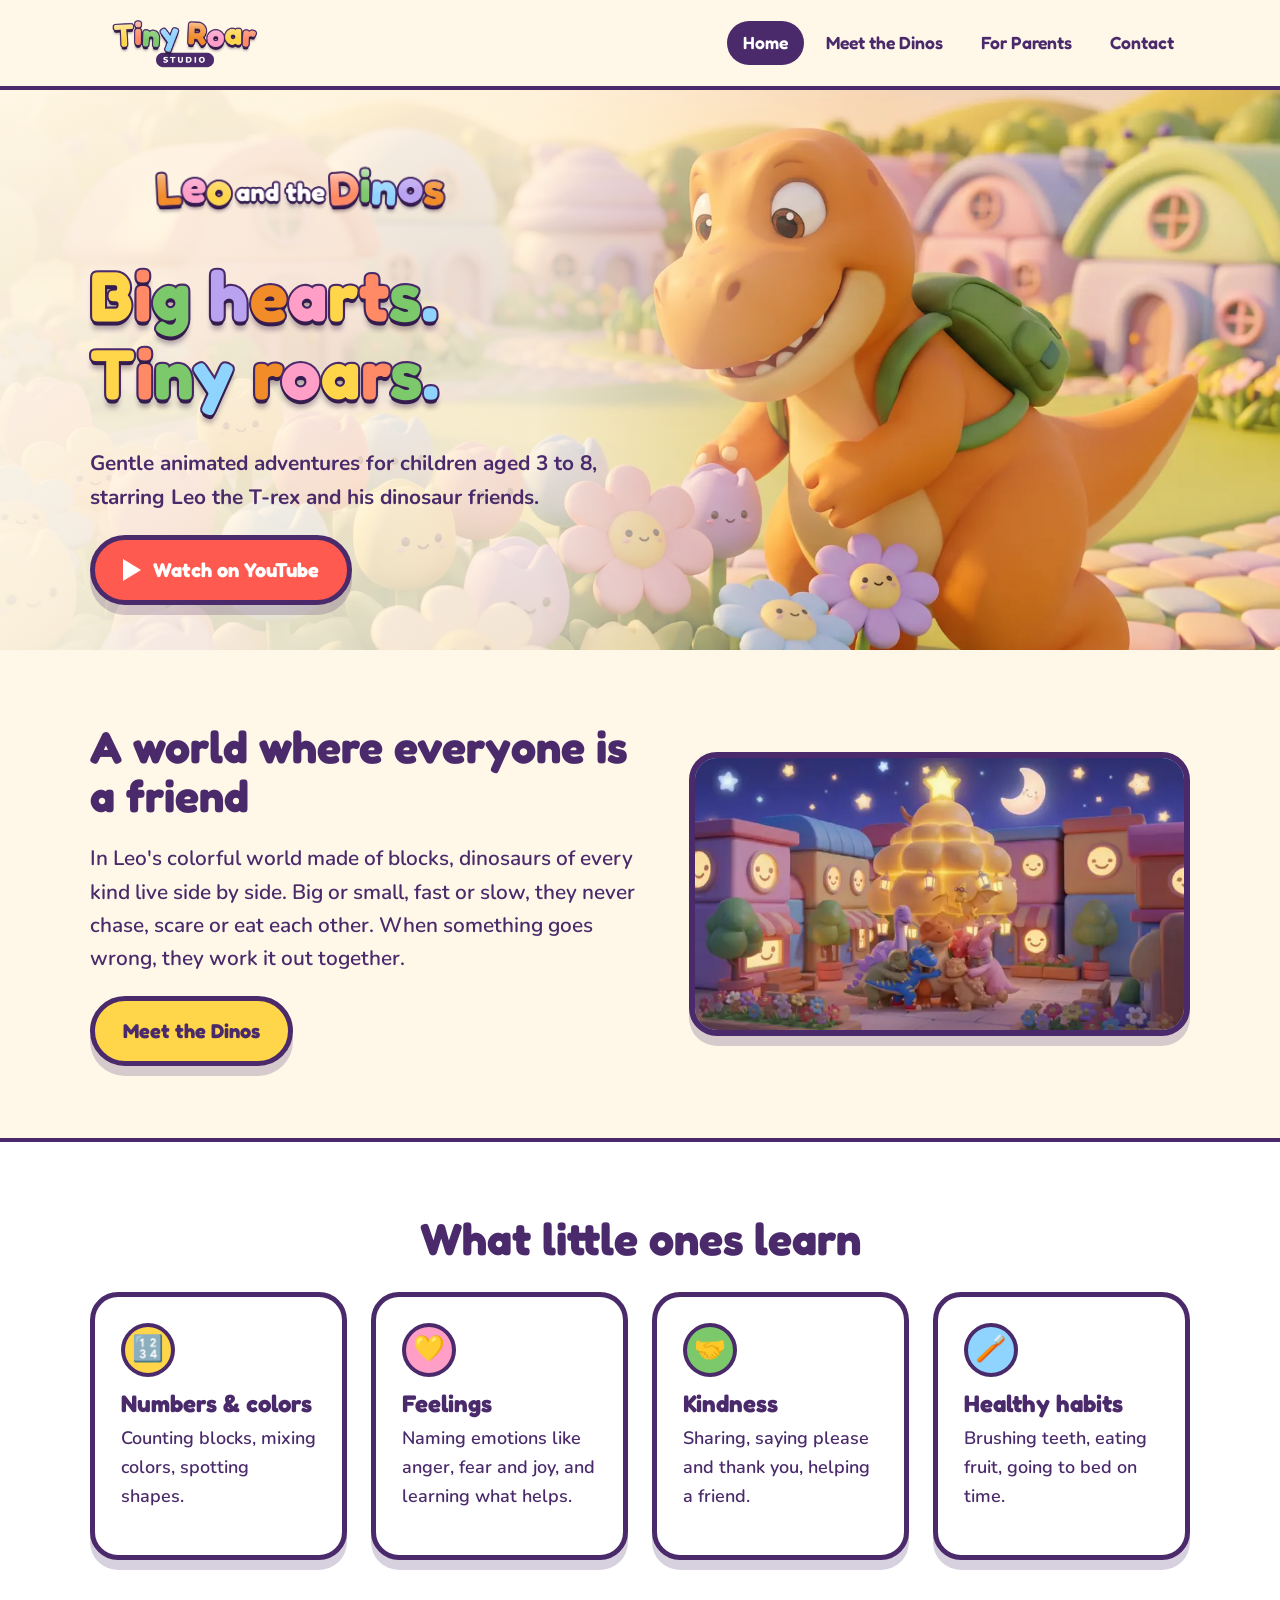
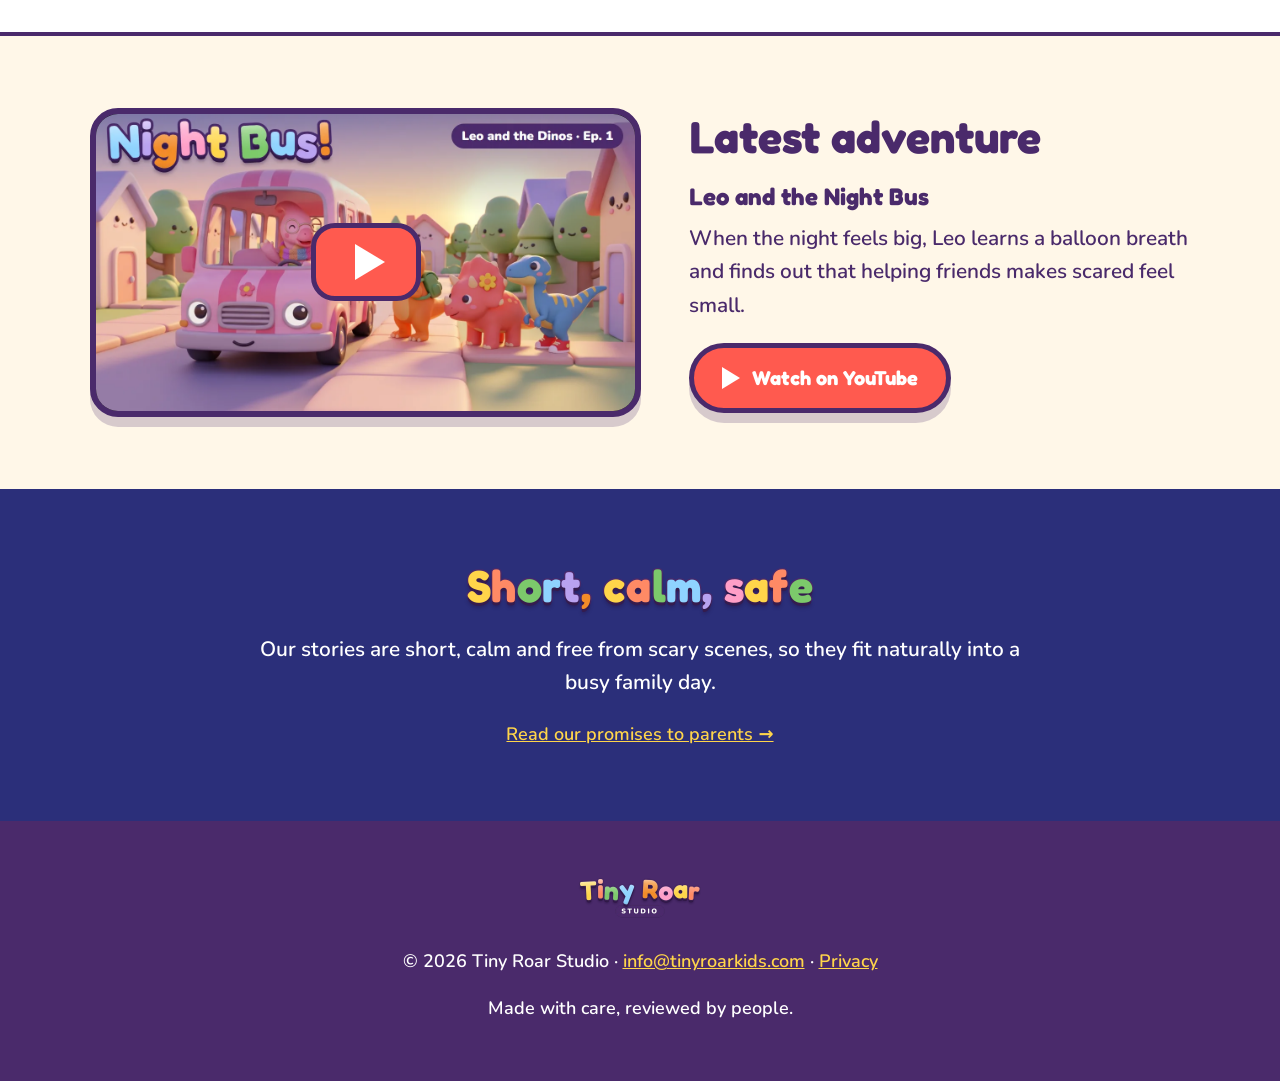
<file: index.html>
<!doctype html>
<html lang="en">
<head>
<meta charset="utf-8">
<meta name="viewport" content="width=device-width, initial-scale=1">
<title>Tiny Roar Studio – Leo and the Dinos</title>
<meta name="description" content="Calm dinosaur stories for kids aged 3–8. Leo the T-Rex and his dino friends learn colors, numbers and friendship in a little world of blocks.">
<meta property="og:title" content="Tiny Roar Studio – Leo and the Dinos">
<meta property="og:description" content="Calm dinosaur stories for kids aged 3–8. Leo the T-Rex and his dino friends learn colors, numbers and friendship in a little world of blocks.">
<link rel="canonical" href="https://tinyroarkids.com/">
<meta property="og:url" content="https://tinyroarkids.com/">
<meta property="og:image" content="https://tinyroarkids.com/assets/img/og_image.jpg">
<meta property="og:type" content="website">
<meta name="theme-color" content="#4A2A6B">
<link rel="icon" href="assets/img/icon-32.png" sizes="32x32">
<link rel="apple-touch-icon" href="assets/img/icon-192.png">
<link rel="preload" href="assets/fonts/Fredoka.ttf" as="font" type="font/ttf" crossorigin>
<link rel="stylesheet" href="assets/css/style.css">
<script src="assets/js/main.js" defer></script>
</head>
<body>
<a class="skip" href="#main">Skip to content</a>
<header class="site-header">
  <div class="wrap">
    <a class="brand" href="index.html" aria-label="Tiny Roar Studio – home"><picture><source srcset="assets/img/logo.webp" type="image/webp"><img src="assets/img/logo.png" alt="Tiny Roar Studio" width="640" height="288"></picture></a>
    <button class="nav-toggle" aria-expanded="false" aria-controls="nav">Menu</button>
    <nav class="nav" id="nav" aria-label="Main"><ul>
      <li><a href="index.html" aria-current="page">Home</a></li>
      <li><a href="characters.html">Meet the Dinos</a></li>
      <li><a href="parents.html">For Parents</a></li>
      <li><a href="contact.html">Contact</a></li>
    </ul></nav>
  </div>
</header>
<main id="main">

<section class="hero">
  <div class="wrap"><div class="hero-box">
    <img class="series" src="assets/img/logo_leo_and_the_dinos.webp" alt="Leo and the Dinos" width="900" height="225">
    <h1><span class="toy"><span class="c1">B</span><span class="c2">i</span><span class="c3">g</span> <span class="c5">h</span><span class="c6">e</span><span class="c7">a</span><span class="c1">r</span><span class="c2">t</span><span class="c3">s</span><span class="c4">.</span></span><br><span class="toy"><span class="c1">T</span><span class="c2">i</span><span class="c3">n</span><span class="c4">y</span> <span class="c6">r</span><span class="c7">o</span><span class="c1">a</span><span class="c2">r</span><span class="c3">s</span><span class="c4">.</span></span></h1>
    <p>Gentle animated adventures for children aged 3 to 8, starring Leo the T-rex and his dinosaur friends.</p>
    <a class="btn btn-yt" href="https://www.youtube.com/@leoandthedinos" target="_blank" rel="noopener">Watch on YouTube</a>
  </div></div>
</section>
<section class="section">
  <div class="wrap split">
    <div><h2>A world where everyone is a friend</h2>
      <p class="lead">In Leo's colorful world made of blocks, dinosaurs of every kind live side by side. Big or small, fast or slow, they never chase, scare or eat each other. When something goes wrong, they work it out together.</p>
      <a class="btn btn-soft" href="characters.html">Meet the Dinos</a></div>
    <div class="frame"><img class="loop-anim" src="assets/img/loops/friendship_tree.webp" alt="Leo and his friends hug under the glowing Friendship Tree" width="720" height="402" loading="lazy">
      <img class="loop-still" style="display:none" src="assets/img/meet_the_dinos.webp" alt="" loading="lazy"></div>
  </div>
</section>
<section class="section alt">
  <div class="wrap center"><h2>What little ones learn</h2>
    <div class="grid grid-4" style="text-align:left;margin-top:28px">
      <div class="card"><div class="dot" style="background:var(--yellow)" aria-hidden="true">🔢</div><h3>Numbers & colors</h3><p>Counting blocks, mixing colors, spotting shapes.</p></div>
      <div class="card"><div class="dot" style="background:var(--pink)" aria-hidden="true">💛</div><h3>Feelings</h3><p>Naming emotions like anger, fear and joy, and learning what helps.</p></div>
      <div class="card"><div class="dot" style="background:var(--green)" aria-hidden="true">🤝</div><h3>Kindness</h3><p>Sharing, saying please and thank you, helping a friend.</p></div>
      <div class="card"><div class="dot" style="background:var(--sky)" aria-hidden="true">🪥</div><h3>Healthy habits</h3><p>Brushing teeth, eating fruit, going to bed on time.</p></div>
    </div>
  </div>
</section>
<section class="section">
  <div class="wrap split">
    <div><a class="video" href="https://www.youtube.com/@leoandthedinos" data-youtube-id="" aria-label="Leo and the Night Bus – watch on YouTube" target="_blank" rel="noopener">
      <img src="assets/img/ep001_thumb.webp" alt="Leo and the Night Bus: Grandma Rose's pink bus arrives at the village stop" width="1280" height="720" loading="lazy"><span class="play" aria-hidden="true"></span></a></div>
    <div><h2>Latest adventure</h2><h3>Leo and the Night Bus</h3>
      <p class="lead">When the night feels big, Leo learns a balloon breath and finds out that helping friends makes scared feel small.</p>
      <a class="btn btn-yt" href="https://www.youtube.com/@leoandthedinos" target="_blank" rel="noopener">Watch on YouTube</a></div>
  </div>
</section>
<section class="section night">
  <div class="wrap center"><h2><span class="toy"><span class="c1">S</span><span class="c2">h</span><span class="c3">o</span><span class="c4">r</span><span class="c5">t</span><span class="c6">,</span> <span class="c1">c</span><span class="c2">a</span><span class="c3">l</span><span class="c4">m</span><span class="c5">,</span> <span class="c7">s</span><span class="c1">a</span><span class="c2">f</span><span class="c3">e</span></span></h2>
    <p class="lead">Our stories are short, calm and free from scary scenes, so they fit naturally into a busy family day.</p>
    <a href="parents.html">Read our promises to parents →</a></div>
</section>
</main>
<footer class="site-footer">
  <div class="wrap">
    <img src="assets/img/logo.webp" alt="" width="640" height="288" loading="lazy">
    <p>© 2026 Tiny Roar Studio · <a href="mailto:info@tinyroarkids.com">info@tinyroarkids.com</a> · <a href="privacy.html">Privacy</a></p>
    <p>Made with care, reviewed by people.</p>
  </div>
</footer>
</body>
</html>
</file>
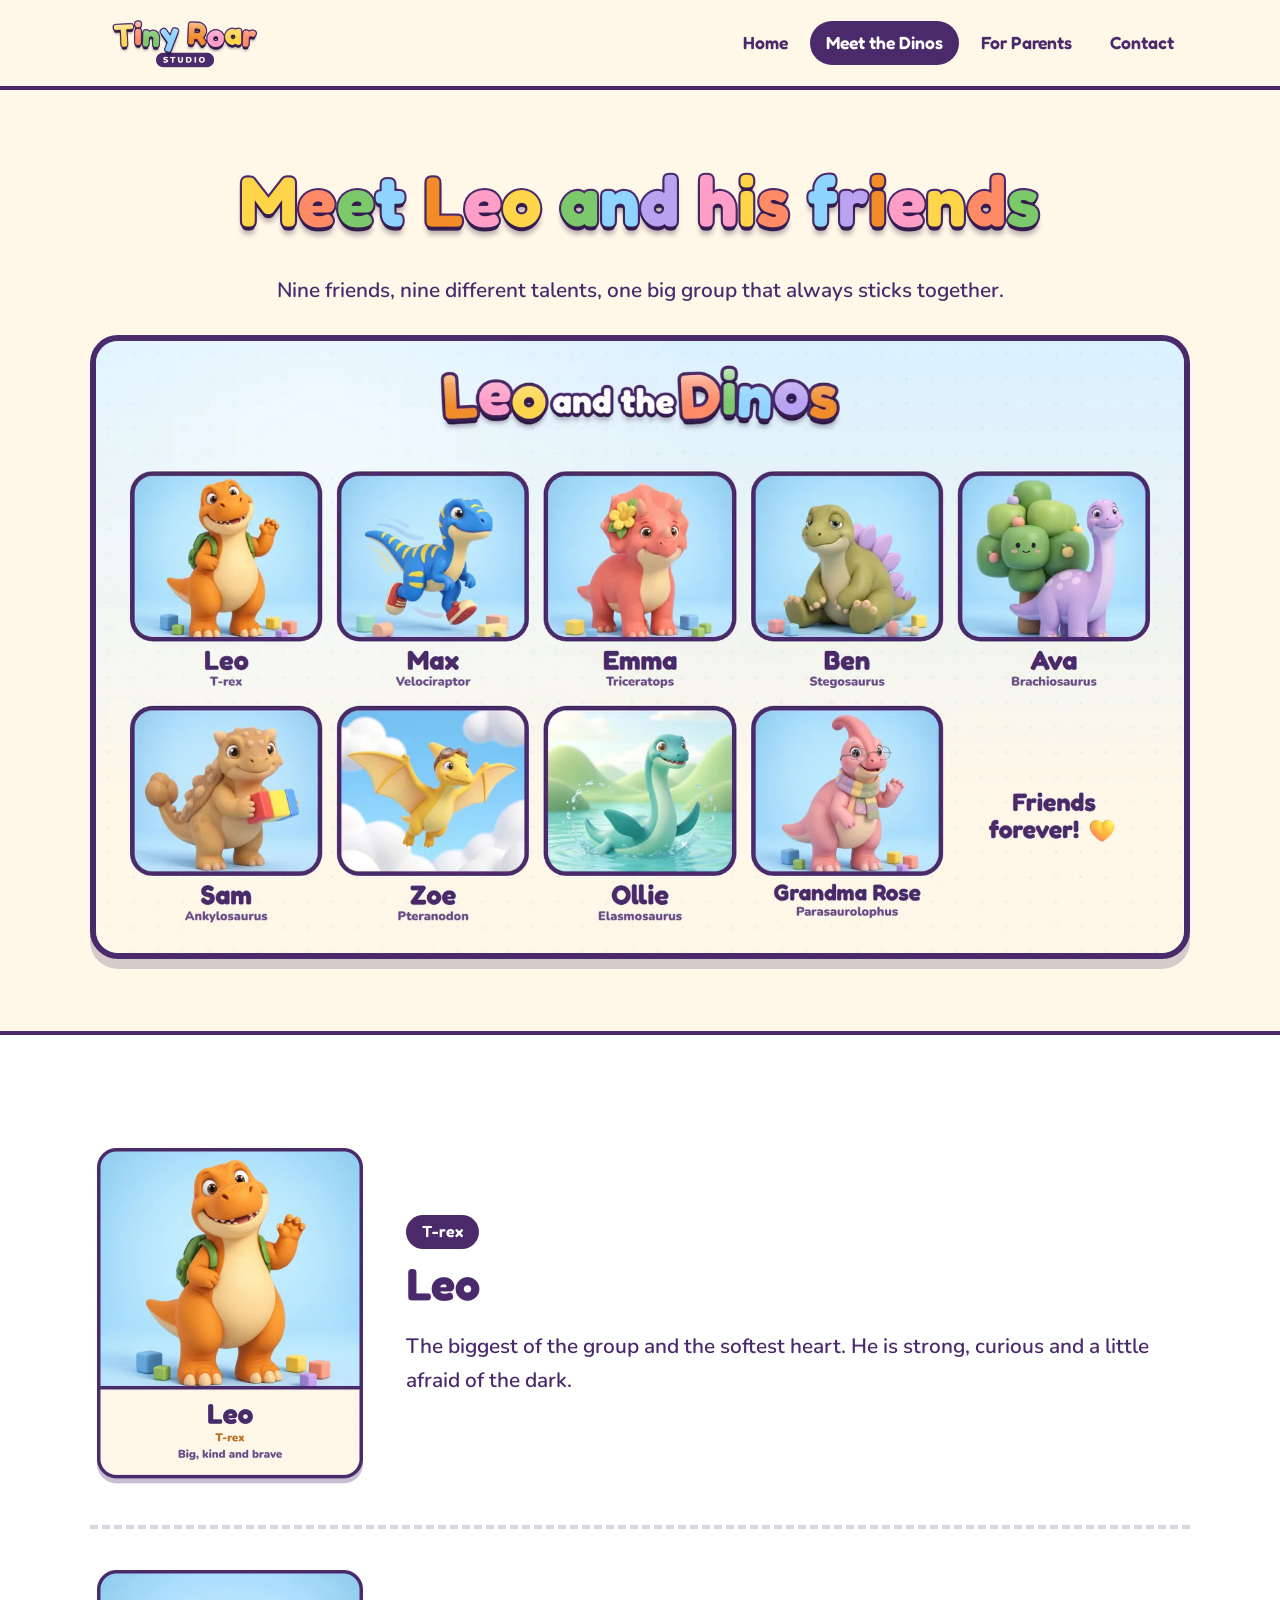
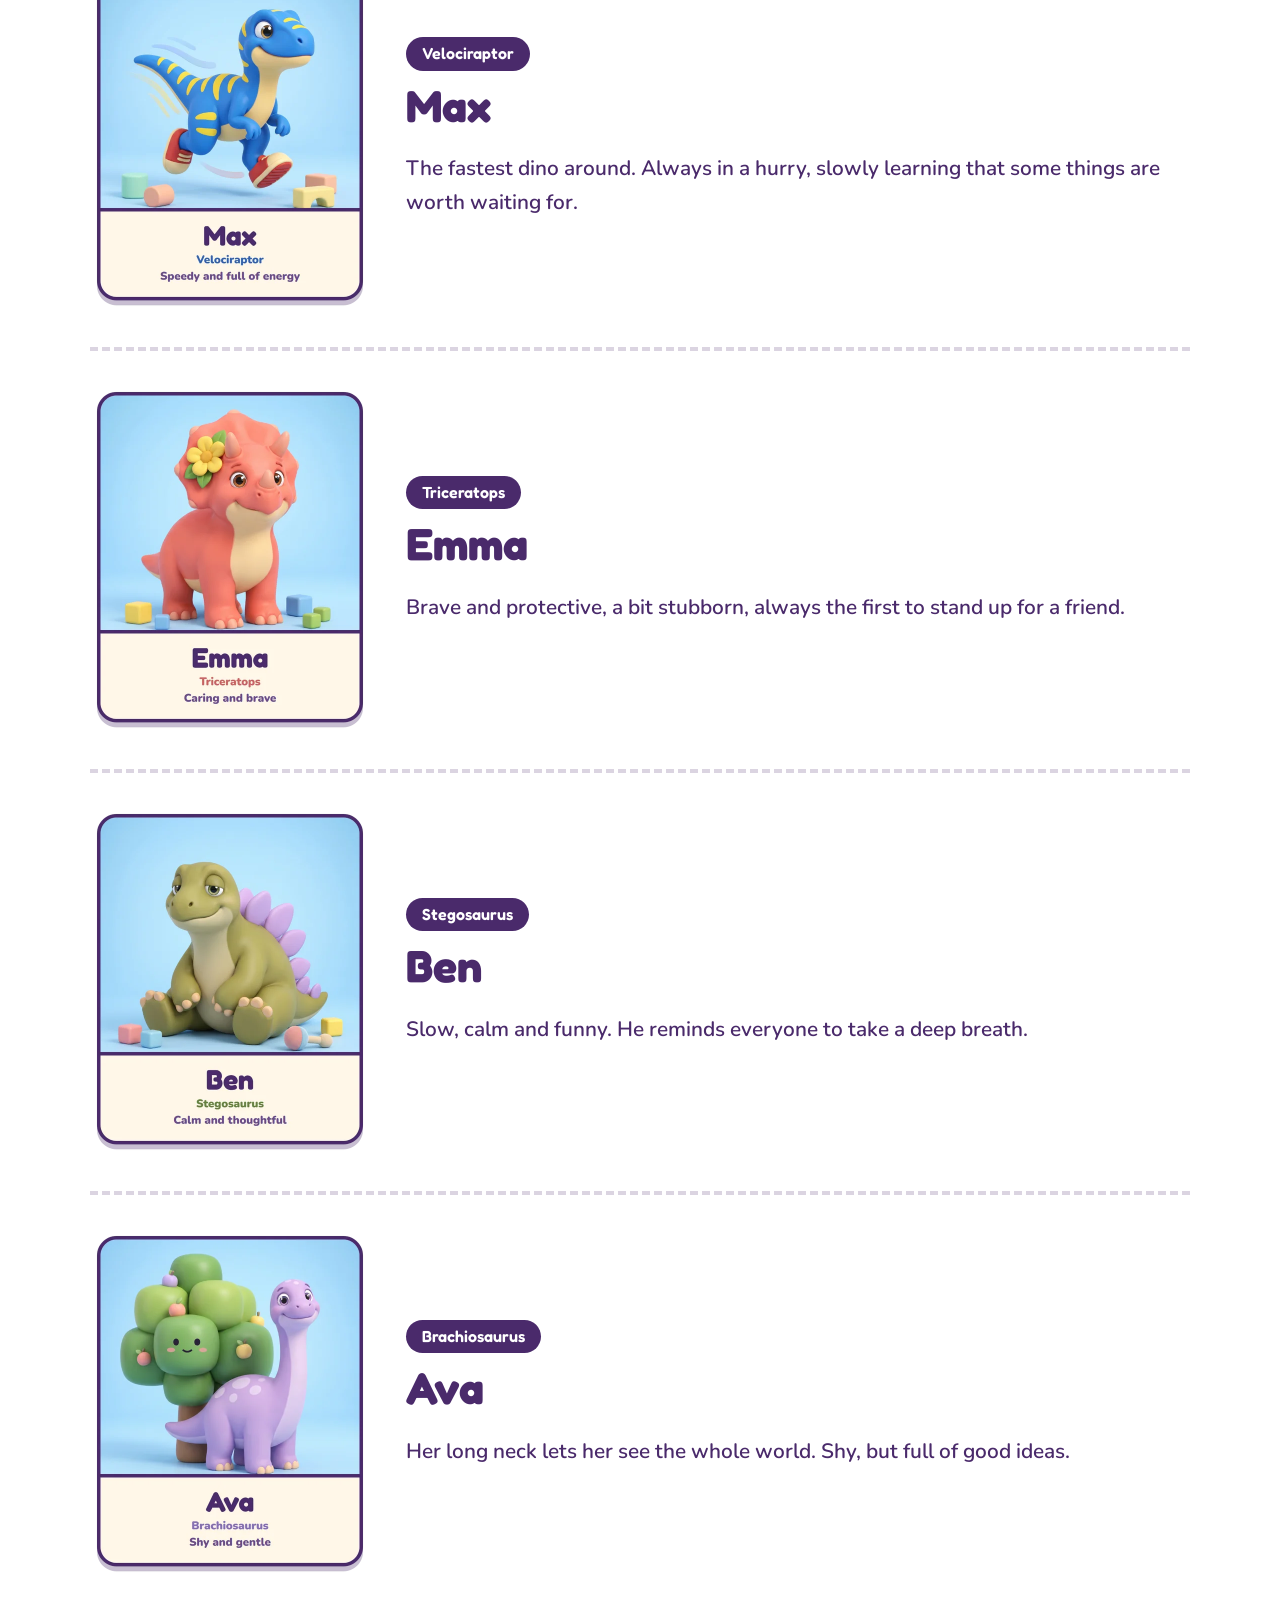
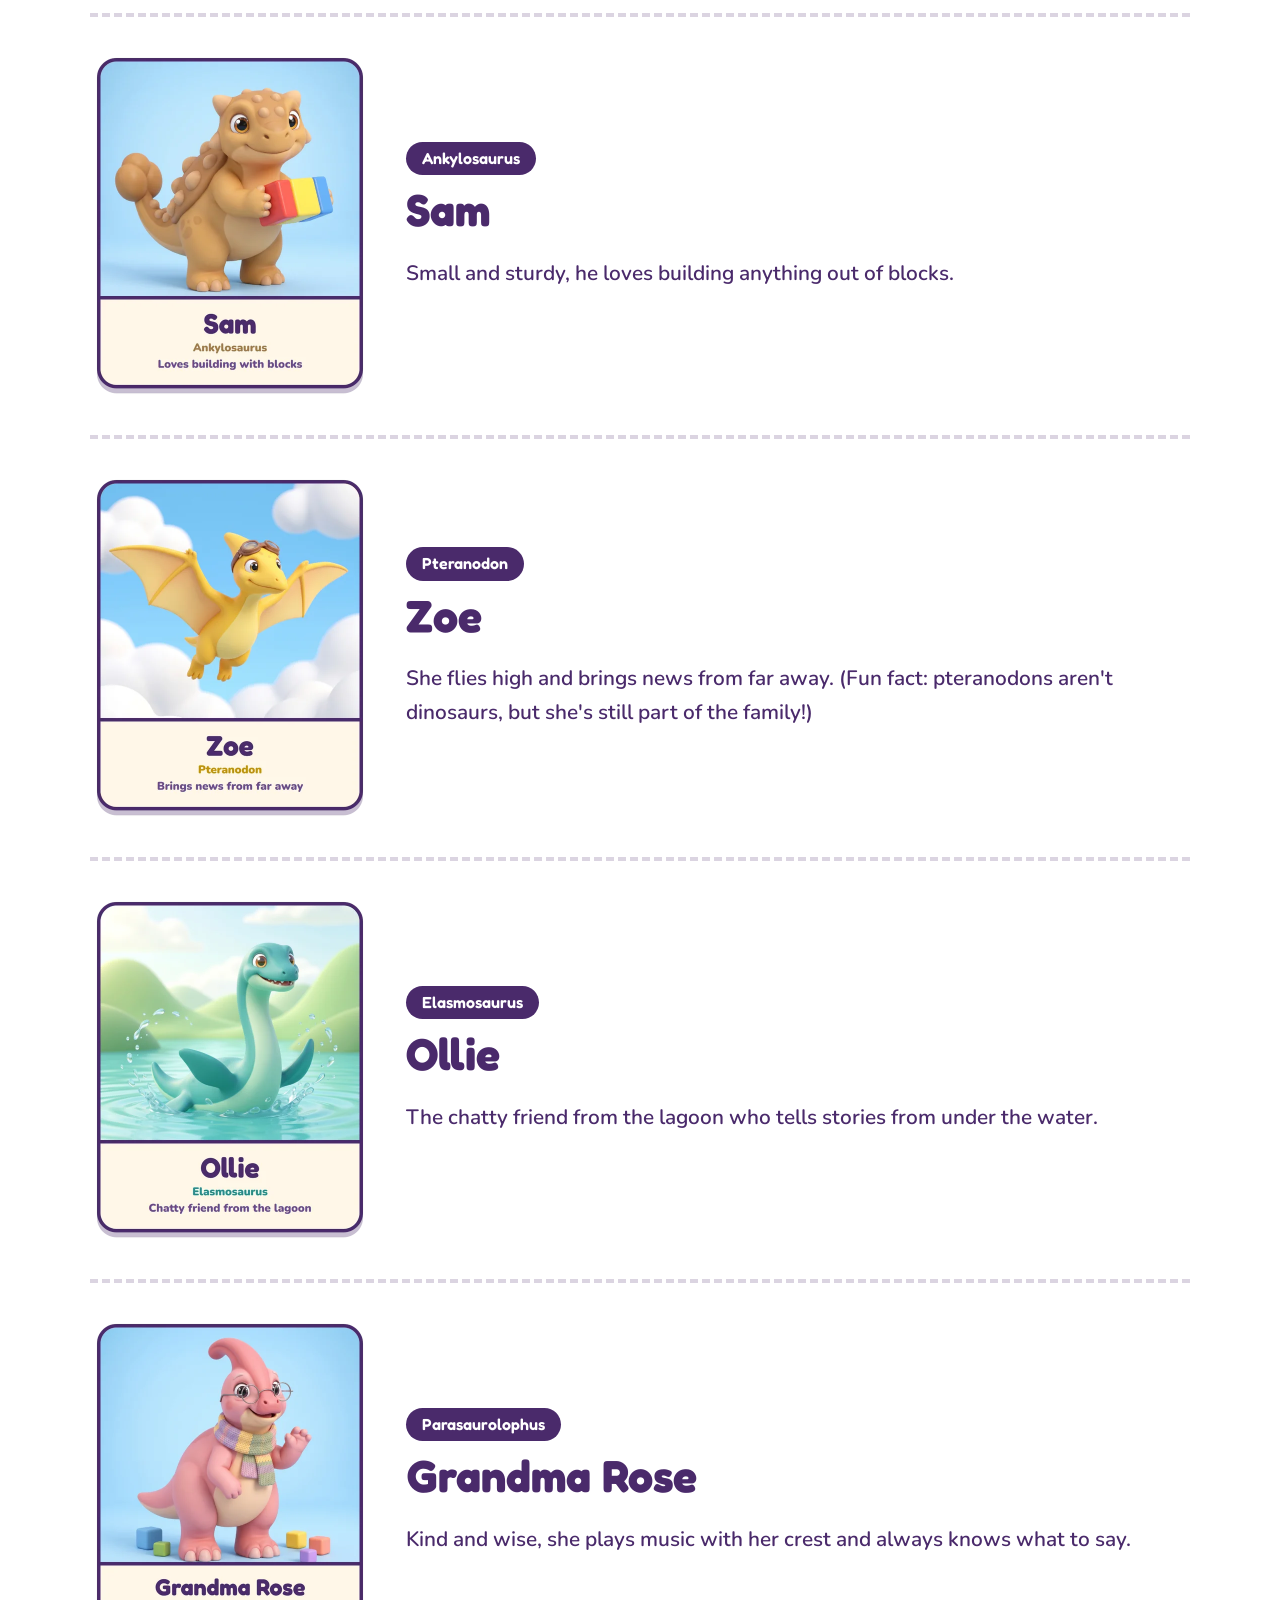
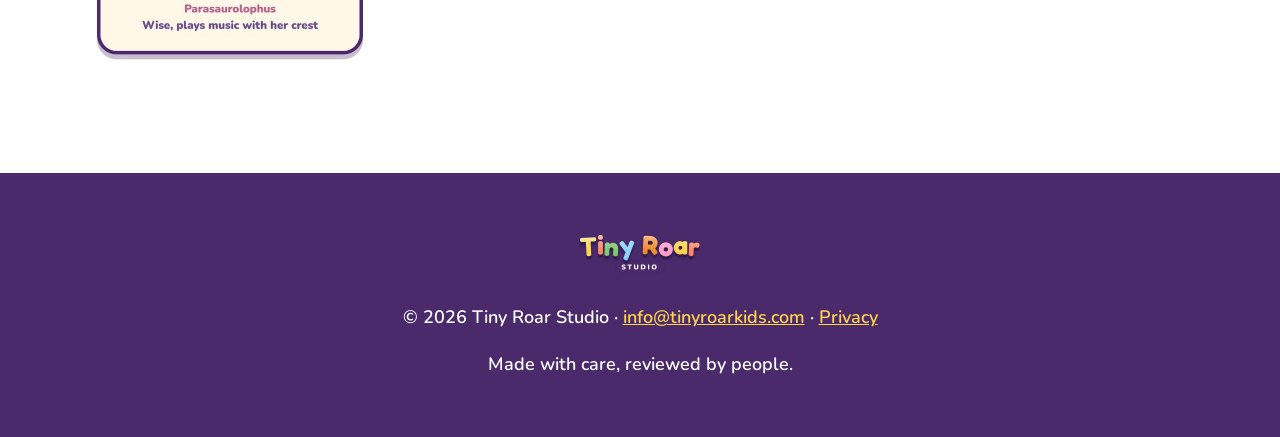
<file: characters.html>
<!doctype html>
<html lang="en">
<head>
<meta charset="utf-8">
<meta name="viewport" content="width=device-width, initial-scale=1">
<title>Meet the Dinos – Tiny Roar Studio</title>
<meta name="description" content="Meet Leo the T-rex and his dinosaur friends: Max, Emma, Ben, Ava, Sam, Zoe, Ollie and Grandma Rose.">
<meta property="og:title" content="Meet the Dinos – Tiny Roar Studio">
<meta property="og:description" content="Meet Leo the T-rex and his dinosaur friends: Max, Emma, Ben, Ava, Sam, Zoe, Ollie and Grandma Rose.">
<link rel="canonical" href="https://tinyroarkids.com/characters.html">
<meta property="og:url" content="https://tinyroarkids.com/characters.html">
<meta property="og:image" content="https://tinyroarkids.com/assets/img/og_image.jpg">
<meta property="og:type" content="website">
<meta name="theme-color" content="#4A2A6B">
<link rel="icon" href="assets/img/icon-32.png" sizes="32x32">
<link rel="apple-touch-icon" href="assets/img/icon-192.png">
<link rel="preload" href="assets/fonts/Fredoka.ttf" as="font" type="font/ttf" crossorigin>
<link rel="stylesheet" href="assets/css/style.css">
<script src="assets/js/main.js" defer></script>
</head>
<body>
<a class="skip" href="#main">Skip to content</a>
<header class="site-header">
  <div class="wrap">
    <a class="brand" href="index.html" aria-label="Tiny Roar Studio – home"><picture><source srcset="assets/img/logo.webp" type="image/webp"><img src="assets/img/logo.png" alt="Tiny Roar Studio" width="640" height="288"></picture></a>
    <button class="nav-toggle" aria-expanded="false" aria-controls="nav">Menu</button>
    <nav class="nav" id="nav" aria-label="Main"><ul>
      <li><a href="index.html">Home</a></li>
      <li><a href="characters.html" aria-current="page">Meet the Dinos</a></li>
      <li><a href="parents.html">For Parents</a></li>
      <li><a href="contact.html">Contact</a></li>
    </ul></nav>
  </div>
</header>
<main id="main">

<section class="section">
  <div class="wrap center"><h1><span class="toy"><span class="c1">M</span><span class="c2">e</span><span class="c3">e</span><span class="c4">t</span> <span class="c6">L</span><span class="c7">e</span><span class="c1">o</span> <span class="c3">a</span><span class="c4">n</span><span class="c5">d</span> <span class="c7">h</span><span class="c1">i</span><span class="c2">s</span> <span class="c4">f</span><span class="c5">r</span><span class="c6">i</span><span class="c7">e</span><span class="c1">n</span><span class="c2">d</span><span class="c3">s</span></span></h1>
    <p class="lead">Nine friends, nine different talents, one big group that always sticks together.</p>
    <div class="frame" style="margin-top:28px"><img src="assets/img/meet_the_dinos.webp" alt="All nine friends: Leo, Max, Emma, Ben, Ava, Sam, Zoe, Ollie and Grandma Rose" width="1600" height="900"></div>
  </div>
</section>
<section class="section alt">
  <div class="wrap">
    <article class="dino" id="leo">
      <img src="assets/img/dinos/leo.webp" alt="Leo the T-rex" width="560" height="700" loading="lazy">
      <div><span class="species">T-rex</span><h2>Leo</h2><p class="lead">The biggest of the group and the softest heart. He is strong, curious and a little afraid of the dark.</p></div>
    </article>
    <article class="dino" id="max">
      <img src="assets/img/dinos/max.webp" alt="Max the Velociraptor" width="560" height="700" loading="lazy">
      <div><span class="species">Velociraptor</span><h2>Max</h2><p class="lead">The fastest dino around. Always in a hurry, slowly learning that some things are worth waiting for.</p></div>
    </article>
    <article class="dino" id="emma">
      <img src="assets/img/dinos/emma.webp" alt="Emma the Triceratops" width="560" height="700" loading="lazy">
      <div><span class="species">Triceratops</span><h2>Emma</h2><p class="lead">Brave and protective, a bit stubborn, always the first to stand up for a friend.</p></div>
    </article>
    <article class="dino" id="ben">
      <img src="assets/img/dinos/ben.webp" alt="Ben the Stegosaurus" width="560" height="700" loading="lazy">
      <div><span class="species">Stegosaurus</span><h2>Ben</h2><p class="lead">Slow, calm and funny. He reminds everyone to take a deep breath.</p></div>
    </article>
    <article class="dino" id="ava">
      <img src="assets/img/dinos/ava.webp" alt="Ava the Brachiosaurus" width="560" height="700" loading="lazy">
      <div><span class="species">Brachiosaurus</span><h2>Ava</h2><p class="lead">Her long neck lets her see the whole world. Shy, but full of good ideas.</p></div>
    </article>
    <article class="dino" id="sam">
      <img src="assets/img/dinos/sam.webp" alt="Sam the Ankylosaurus" width="560" height="700" loading="lazy">
      <div><span class="species">Ankylosaurus</span><h2>Sam</h2><p class="lead">Small and sturdy, he loves building anything out of blocks.</p></div>
    </article>
    <article class="dino" id="zoe">
      <img src="assets/img/dinos/zoe.webp" alt="Zoe the Pteranodon" width="560" height="700" loading="lazy">
      <div><span class="species">Pteranodon</span><h2>Zoe</h2><p class="lead">She flies high and brings news from far away. (Fun fact: pteranodons aren't dinosaurs, but she's still part of the family!)</p></div>
    </article>
    <article class="dino" id="ollie">
      <img src="assets/img/dinos/ollie.webp" alt="Ollie the Elasmosaurus" width="560" height="700" loading="lazy">
      <div><span class="species">Elasmosaurus</span><h2>Ollie</h2><p class="lead">The chatty friend from the lagoon who tells stories from under the water.</p></div>
    </article>
    <article class="dino" id="grandma_rose">
      <img src="assets/img/dinos/grandma_rose.webp" alt="Grandma Rose the Parasaurolophus" width="560" height="700" loading="lazy">
      <div><span class="species">Parasaurolophus</span><h2>Grandma Rose</h2><p class="lead">Kind and wise, she plays music with her crest and always knows what to say.</p></div>
    </article>
  </div>
</section>
</main>
<footer class="site-footer">
  <div class="wrap">
    <img src="assets/img/logo.webp" alt="" width="640" height="288" loading="lazy">
    <p>© 2026 Tiny Roar Studio · <a href="mailto:info@tinyroarkids.com">info@tinyroarkids.com</a> · <a href="privacy.html">Privacy</a></p>
    <p>Made with care, reviewed by people.</p>
  </div>
</footer>
</body>
</html>
</file>
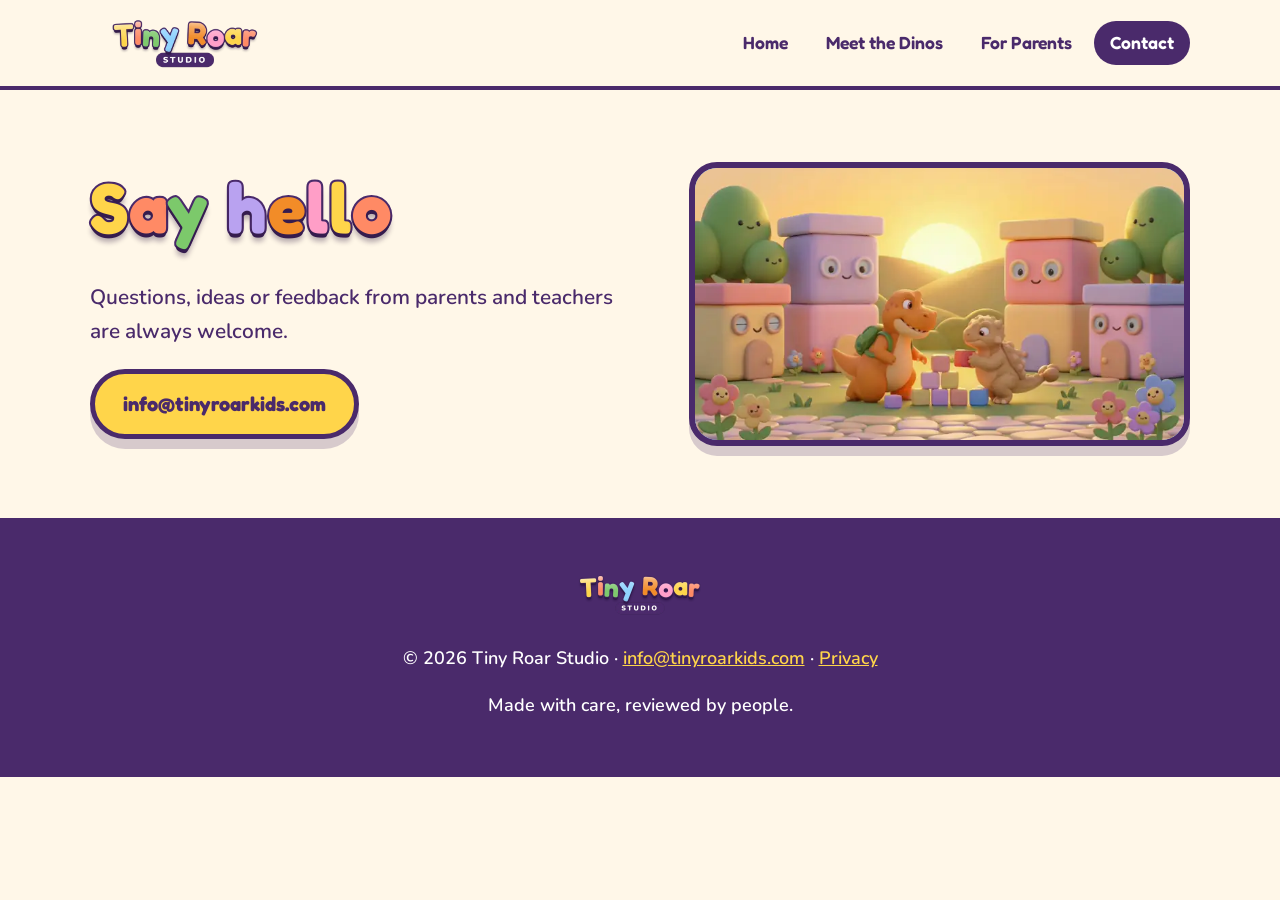
<file: contact.html>
<!doctype html>
<html lang="en">
<head>
<meta charset="utf-8">
<meta name="viewport" content="width=device-width, initial-scale=1">
<title>Contact – Tiny Roar Studio</title>
<meta name="description" content="Calm dinosaur stories for kids aged 3–8. Leo the T-Rex and his dino friends learn colors, numbers and friendship in a little world of blocks.">
<meta property="og:title" content="Contact – Tiny Roar Studio">
<meta property="og:description" content="Calm dinosaur stories for kids aged 3–8. Leo the T-Rex and his dino friends learn colors, numbers and friendship in a little world of blocks.">
<link rel="canonical" href="https://tinyroarkids.com/contact.html">
<meta property="og:url" content="https://tinyroarkids.com/contact.html">
<meta property="og:image" content="https://tinyroarkids.com/assets/img/og_image.jpg">
<meta property="og:type" content="website">
<meta name="theme-color" content="#4A2A6B">
<link rel="icon" href="assets/img/icon-32.png" sizes="32x32">
<link rel="apple-touch-icon" href="assets/img/icon-192.png">
<link rel="preload" href="assets/fonts/Fredoka.ttf" as="font" type="font/ttf" crossorigin>
<link rel="stylesheet" href="assets/css/style.css">
<script src="assets/js/main.js" defer></script>
</head>
<body>
<a class="skip" href="#main">Skip to content</a>
<header class="site-header">
  <div class="wrap">
    <a class="brand" href="index.html" aria-label="Tiny Roar Studio – home"><picture><source srcset="assets/img/logo.webp" type="image/webp"><img src="assets/img/logo.png" alt="Tiny Roar Studio" width="640" height="288"></picture></a>
    <button class="nav-toggle" aria-expanded="false" aria-controls="nav">Menu</button>
    <nav class="nav" id="nav" aria-label="Main"><ul>
      <li><a href="index.html">Home</a></li>
      <li><a href="characters.html">Meet the Dinos</a></li>
      <li><a href="parents.html">For Parents</a></li>
      <li><a href="contact.html" aria-current="page">Contact</a></li>
    </ul></nav>
  </div>
</header>
<main id="main">

<section class="section">
  <div class="wrap split">
    <div><h1><span class="toy"><span class="c1">S</span><span class="c2">a</span><span class="c3">y</span> <span class="c5">h</span><span class="c6">e</span><span class="c7">l</span><span class="c1">l</span><span class="c2">o</span></span></h1><p class="lead">Questions, ideas or feedback from parents and teachers are always welcome.</p>
      <a class="btn btn-soft" href="mailto:info@tinyroarkids.com">info@tinyroarkids.com</a></div>
    <div class="frame"><img class="loop-anim" src="assets/img/loops/building_blocks.webp" alt="Leo and Sam build a tower of soft blocks" width="720" height="402" loading="lazy">
      <img class="loop-still" style="display:none" src="assets/img/dinos/meet_leo.webp" alt="" loading="lazy"></div>
  </div>
</section>
</main>
<footer class="site-footer">
  <div class="wrap">
    <img src="assets/img/logo.webp" alt="" width="640" height="288" loading="lazy">
    <p>© 2026 Tiny Roar Studio · <a href="mailto:info@tinyroarkids.com">info@tinyroarkids.com</a> · <a href="privacy.html">Privacy</a></p>
    <p>Made with care, reviewed by people.</p>
  </div>
</footer>
</body>
</html>
</file>
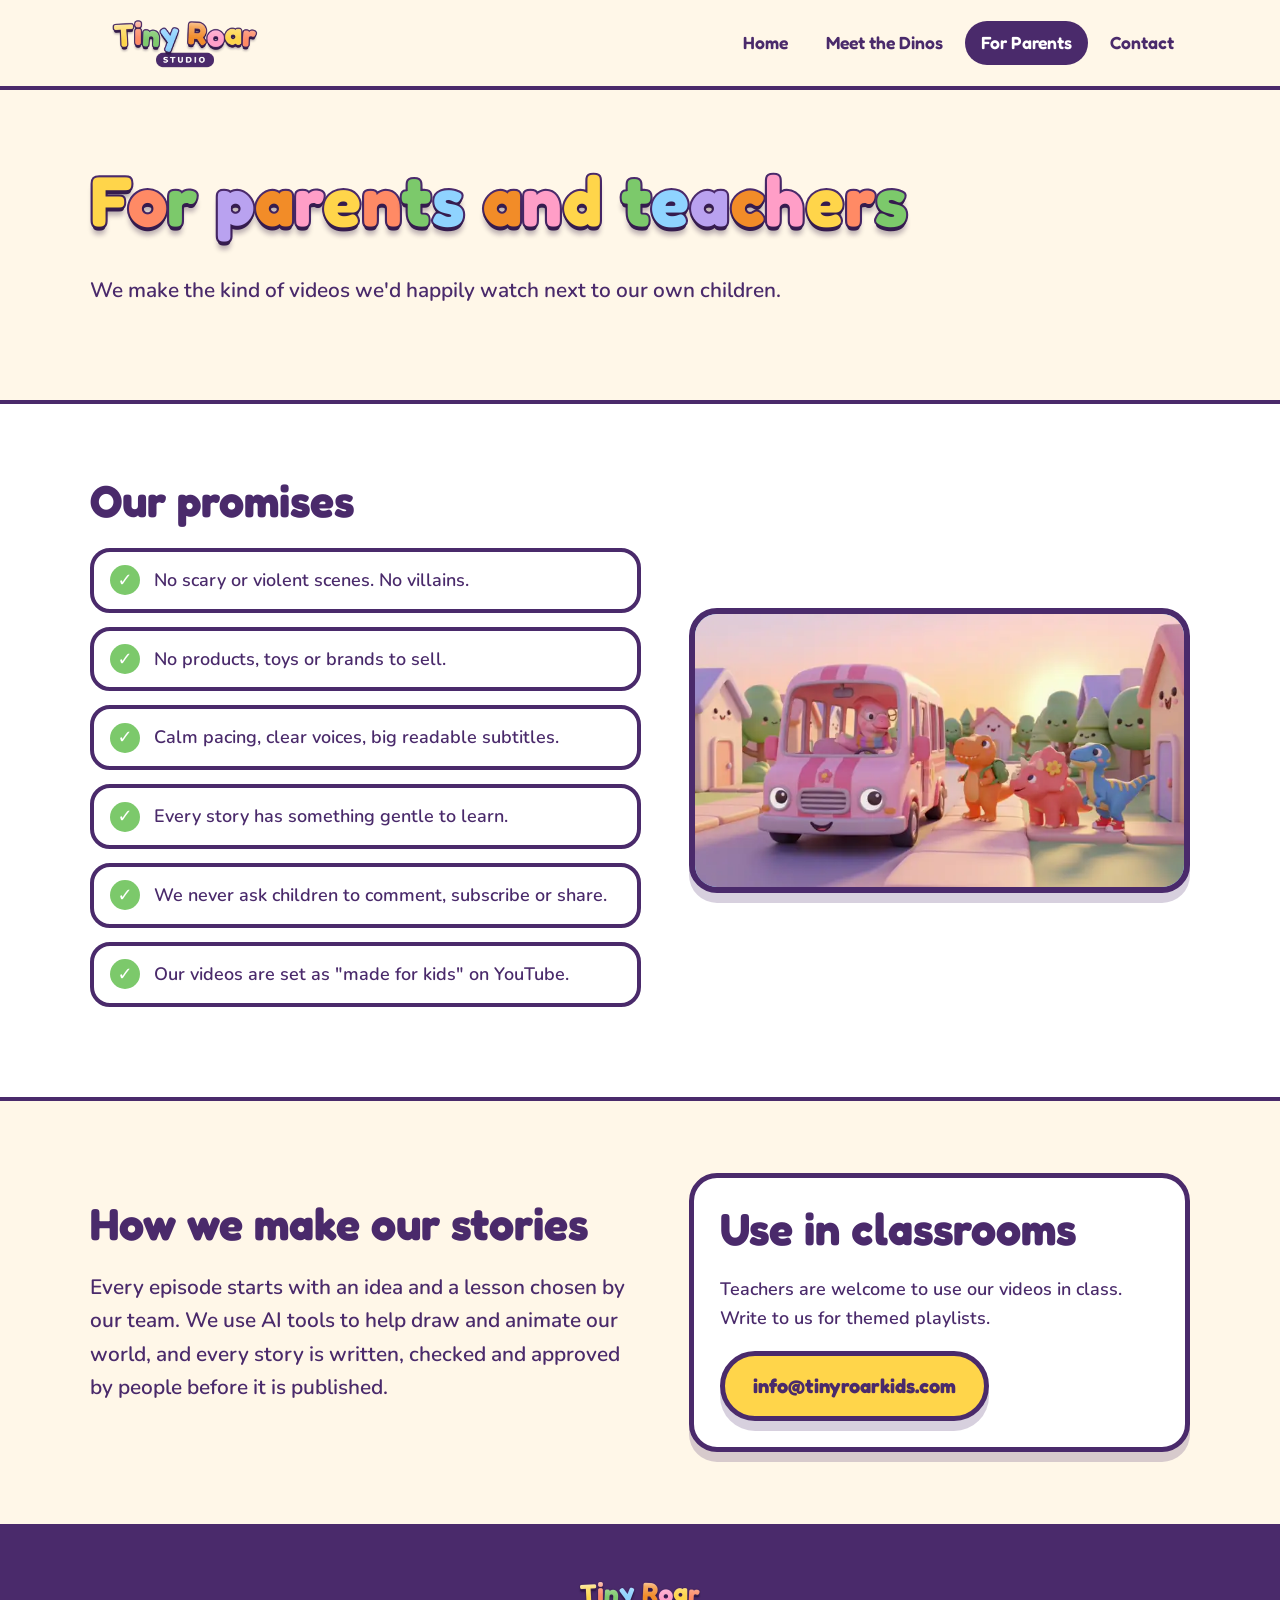
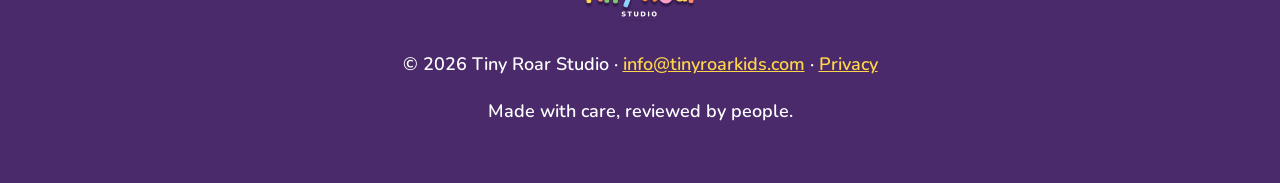
<file: parents.html>
<!doctype html>
<html lang="en">
<head>
<meta charset="utf-8">
<meta name="viewport" content="width=device-width, initial-scale=1">
<title>For Parents – Tiny Roar Studio</title>
<meta name="description" content="Calm dinosaur stories for kids aged 3–8. Leo the T-Rex and his dino friends learn colors, numbers and friendship in a little world of blocks.">
<meta property="og:title" content="For Parents – Tiny Roar Studio">
<meta property="og:description" content="Calm dinosaur stories for kids aged 3–8. Leo the T-Rex and his dino friends learn colors, numbers and friendship in a little world of blocks.">
<link rel="canonical" href="https://tinyroarkids.com/parents.html">
<meta property="og:url" content="https://tinyroarkids.com/parents.html">
<meta property="og:image" content="https://tinyroarkids.com/assets/img/og_image.jpg">
<meta property="og:type" content="website">
<meta name="theme-color" content="#4A2A6B">
<link rel="icon" href="assets/img/icon-32.png" sizes="32x32">
<link rel="apple-touch-icon" href="assets/img/icon-192.png">
<link rel="preload" href="assets/fonts/Fredoka.ttf" as="font" type="font/ttf" crossorigin>
<link rel="stylesheet" href="assets/css/style.css">
<script src="assets/js/main.js" defer></script>
</head>
<body>
<a class="skip" href="#main">Skip to content</a>
<header class="site-header">
  <div class="wrap">
    <a class="brand" href="index.html" aria-label="Tiny Roar Studio – home"><picture><source srcset="assets/img/logo.webp" type="image/webp"><img src="assets/img/logo.png" alt="Tiny Roar Studio" width="640" height="288"></picture></a>
    <button class="nav-toggle" aria-expanded="false" aria-controls="nav">Menu</button>
    <nav class="nav" id="nav" aria-label="Main"><ul>
      <li><a href="index.html">Home</a></li>
      <li><a href="characters.html">Meet the Dinos</a></li>
      <li><a href="parents.html" aria-current="page">For Parents</a></li>
      <li><a href="contact.html">Contact</a></li>
    </ul></nav>
  </div>
</header>
<main id="main">

<section class="section">
  <div class="wrap"><h1><span class="toy"><span class="c1">F</span><span class="c2">o</span><span class="c3">r</span> <span class="c5">p</span><span class="c6">a</span><span class="c7">r</span><span class="c1">e</span><span class="c2">n</span><span class="c3">t</span><span class="c4">s</span> <span class="c6">a</span><span class="c7">n</span><span class="c1">d</span> <span class="c3">t</span><span class="c4">e</span><span class="c5">a</span><span class="c6">c</span><span class="c7">h</span><span class="c1">e</span><span class="c2">r</span><span class="c3">s</span></span></h1>
    <p class="lead">We make the kind of videos we'd happily watch next to our own children.</p></div>
</section>
<section class="section alt">
  <div class="wrap split">
    <div><h2>Our promises</h2><ul class="promises">
      <li>No scary or violent scenes. No villains.</li><li>No products, toys or brands to sell.</li>
      <li>Calm pacing, clear voices, big readable subtitles.</li><li>Every story has something gentle to learn.</li>
      <li>We never ask children to comment, subscribe or share.</li><li>Our videos are set as "made for kids" on YouTube.</li></ul></div>
    <div class="frame"><img class="loop-anim" src="assets/img/loops/night_bus.webp" alt="Grandma Rose drives the pink night bus, everyone wears a seatbelt" width="720" height="402" loading="lazy">
      <img class="loop-still" style="display:none" src="assets/img/ep001_thumb.webp" alt="" loading="lazy"></div>
  </div>
</section>
<section class="section">
  <div class="wrap split">
    <div><h2>How we make our stories</h2><p class="lead">Every episode starts with an idea and a lesson chosen by our team. We use AI tools to help draw and animate our world, and every story is written, checked and approved by people before it is published.</p></div>
    <div class="card"><h2>Use in classrooms</h2><p>Teachers are welcome to use our videos in class. Write to us for themed playlists.</p>
      <a class="btn btn-soft" href="mailto:info@tinyroarkids.com">info@tinyroarkids.com</a></div>
  </div>
</section>
</main>
<footer class="site-footer">
  <div class="wrap">
    <img src="assets/img/logo.webp" alt="" width="640" height="288" loading="lazy">
    <p>© 2026 Tiny Roar Studio · <a href="mailto:info@tinyroarkids.com">info@tinyroarkids.com</a> · <a href="privacy.html">Privacy</a></p>
    <p>Made with care, reviewed by people.</p>
  </div>
</footer>
</body>
</html>
</file>
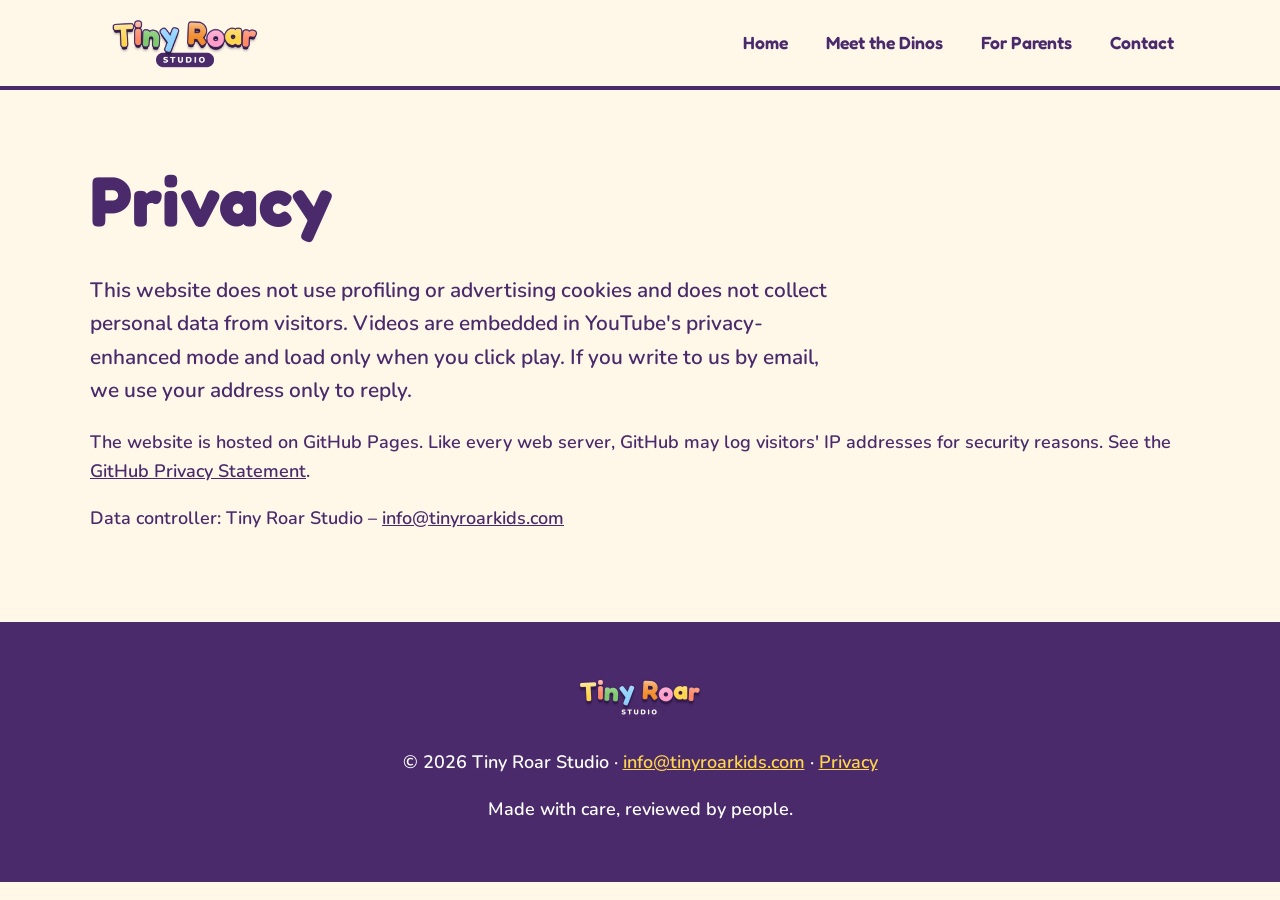
<file: privacy.html>
<!doctype html>
<html lang="en">
<head>
<meta charset="utf-8">
<meta name="viewport" content="width=device-width, initial-scale=1">
<title>Privacy – Tiny Roar Studio</title>
<meta name="description" content="Calm dinosaur stories for kids aged 3–8. Leo the T-Rex and his dino friends learn colors, numbers and friendship in a little world of blocks.">
<meta property="og:title" content="Privacy – Tiny Roar Studio">
<meta property="og:description" content="Calm dinosaur stories for kids aged 3–8. Leo the T-Rex and his dino friends learn colors, numbers and friendship in a little world of blocks.">
<link rel="canonical" href="https://tinyroarkids.com/privacy.html">
<meta property="og:url" content="https://tinyroarkids.com/privacy.html">
<meta property="og:image" content="https://tinyroarkids.com/assets/img/og_image.jpg">
<meta property="og:type" content="website">
<meta name="theme-color" content="#4A2A6B">
<link rel="icon" href="assets/img/icon-32.png" sizes="32x32">
<link rel="apple-touch-icon" href="assets/img/icon-192.png">
<link rel="preload" href="assets/fonts/Fredoka.ttf" as="font" type="font/ttf" crossorigin>
<link rel="stylesheet" href="assets/css/style.css">
<script src="assets/js/main.js" defer></script>
</head>
<body>
<a class="skip" href="#main">Skip to content</a>
<header class="site-header">
  <div class="wrap">
    <a class="brand" href="index.html" aria-label="Tiny Roar Studio – home"><picture><source srcset="assets/img/logo.webp" type="image/webp"><img src="assets/img/logo.png" alt="Tiny Roar Studio" width="640" height="288"></picture></a>
    <button class="nav-toggle" aria-expanded="false" aria-controls="nav">Menu</button>
    <nav class="nav" id="nav" aria-label="Main"><ul>
      <li><a href="index.html">Home</a></li>
      <li><a href="characters.html">Meet the Dinos</a></li>
      <li><a href="parents.html">For Parents</a></li>
      <li><a href="contact.html">Contact</a></li>
    </ul></nav>
  </div>
</header>
<main id="main">

<section class="section">
  <div class="wrap"><h1>Privacy</h1>
    <p class="lead">This website does not use profiling or advertising cookies and does not collect personal data from visitors. Videos are embedded in YouTube's privacy-enhanced mode and load only when you click play. If you write to us by email, we use your address only to reply.</p>
    <p>The website is hosted on GitHub Pages. Like every web server, GitHub may log visitors' IP addresses for security reasons. See the <a href="https://docs.github.com/en/site-policy/privacy-policies/github-general-privacy-statement" rel="noopener">GitHub Privacy Statement</a>.</p>
    <p>Data controller: Tiny Roar Studio – <a href="mailto:info@tinyroarkids.com">info@tinyroarkids.com</a></p>
  </div>
</section>
</main>
<footer class="site-footer">
  <div class="wrap">
    <img src="assets/img/logo.webp" alt="" width="640" height="288" loading="lazy">
    <p>© 2026 Tiny Roar Studio · <a href="mailto:info@tinyroarkids.com">info@tinyroarkids.com</a> · <a href="privacy.html">Privacy</a></p>
    <p>Made with care, reviewed by people.</p>
  </div>
</footer>
</body>
</html>
</file>
<file: assets/css/style.css>
/* Tiny Roar Studio – website styles (brand identity: PROGETTO_COMPLETO_PER_AI.md › Brand identity) */
@font-face { font-family: 'Fredoka'; src: url('../fonts/Fredoka.ttf') format('truetype'); font-weight: 300 700; font-display: swap; }
@font-face { font-family: 'Nunito'; src: url('../fonts/Nunito.ttf') format('truetype'); font-weight: 200 1000; font-display: swap; }

:root {
  --plum: #4A2A6B; --plum-2: #6b4a8c; --yellow: #FFD54A; --coral: #FF8A65; --green: #7CC96B; --sky: #8FD3FF;
  --lav: #B9A2F0; --orange: #F28C28; --pink: #FF9EC7; --cream: #FFF7E8; --night: #2B2F7A; --white: #fff;
  --radius: 28px; --shadow: 0 10px 0 rgba(74, 42, 107, .22); --max: 1140px;
}
* { box-sizing: border-box; }
html { scroll-behavior: smooth; }
body { margin: 0; font-family: 'Nunito', system-ui, sans-serif; font-weight: 600; font-size: 1.125rem; line-height: 1.6; color: var(--plum); background: var(--cream); }
img { max-width: 100%; height: auto; display: block; }
a { color: var(--plum); }
a:focus-visible, button:focus-visible { outline: 4px solid var(--orange); outline-offset: 3px; border-radius: 8px; }
h1, h2, h3 { font-family: 'Fredoka', 'Nunito', sans-serif; font-weight: 700; line-height: 1.1; margin: 0 0 .5em; }
h1 { font-size: clamp(2.4rem, 6vw, 4.4rem); }
h2 { font-size: clamp(1.9rem, 4vw, 2.8rem); }
h3 { font-size: 1.5rem; }
p { margin: 0 0 1em; }
.wrap { max-width: var(--max); margin: 0 auto; padding: 0 20px; }
.skip { position: absolute; left: -999px; top: 8px; background: var(--plum); color: #fff; padding: 10px 16px; border-radius: 12px; z-index: 100; }
.skip:focus { left: 12px; }

/* toy lettering (same idea as the logo: plum outline + depth) */
.toy { color: var(--yellow); -webkit-text-stroke: .06em var(--plum); paint-order: stroke fill; text-shadow: 0 .06em 0 #351c4e, 0 .12em .08em rgba(30, 10, 50, .3); letter-spacing: .01em; }
.toy .c1 { color: var(--yellow); } .toy .c2 { color: var(--coral); } .toy .c3 { color: var(--green); } .toy .c4 { color: var(--sky); } .toy .c5 { color: var(--lav); } .toy .c6 { color: var(--orange); } .toy .c7 { color: var(--pink); }

/* header */
.site-header { position: sticky; top: 0; z-index: 50; background: rgba(255, 247, 232, .94); backdrop-filter: blur(8px); border-bottom: 4px solid var(--plum); }
.site-header .wrap { display: flex; align-items: center; justify-content: space-between; gap: 16px; min-height: 76px; }
.brand img { width: 190px; }
.nav ul { list-style: none; display: flex; gap: 6px; margin: 0; padding: 0; }
.nav a { display: block; text-decoration: none; font-family: 'Fredoka', sans-serif; font-weight: 600; font-size: 1.1rem; padding: 8px 16px; border-radius: 999px; }
.nav a:hover, .nav a[aria-current="page"] { background: var(--plum); color: #fff; }
.nav-toggle { display: none; background: var(--plum); color: #fff; border: 0; border-radius: 14px; font: 600 1rem 'Fredoka', sans-serif; padding: 10px 16px; cursor: pointer; }
@media (max-width: 760px) {
  .nav-toggle { display: block; }
  .nav { position: absolute; left: 0; right: 0; top: 100%; background: var(--cream); border-bottom: 4px solid var(--plum); display: none; }
  .nav.open { display: block; }
  .nav ul { flex-direction: column; padding: 10px 20px 16px; }
  .brand img { width: 150px; }
}

/* buttons */
.btn { display: inline-flex; align-items: center; gap: 12px; text-decoration: none; font-family: 'Fredoka', sans-serif; font-weight: 700; font-size: 1.25rem; padding: 14px 28px; border-radius: 999px; border: 5px solid var(--plum); box-shadow: var(--shadow); transition: transform .15s; }
.btn:hover { transform: translateY(-2px); }
.btn-yt { background: #FF5A4F; color: #fff; }
.btn-yt::before { content: ''; border-left: 18px solid #fff; border-top: 11px solid transparent; border-bottom: 11px solid transparent; }
.btn-soft { background: var(--yellow); color: var(--plum); }

/* hero */
.hero { position: relative; min-height: 560px; display: flex; align-items: center; background: url('../img/hero.jpg') center 55% / cover; background-image: image-set(url('../img/hero.webp') type('image/webp'), url('../img/hero.jpg') type('image/jpeg')); }
.hero::before { content: ''; position: absolute; inset: 0; background: linear-gradient(90deg, rgba(255, 247, 232, .92) 0%, rgba(255, 247, 232, .75) 42%, rgba(255, 247, 232, 0) 68%); }
.hero .wrap { position: relative; width: 100%; }
.hero-box { max-width: 560px; }
.hero-box .series { width: min(420px, 90%); margin-bottom: 18px; }
.hero-box p { font-size: 1.3rem; font-weight: 700; }
@media (max-width: 760px) { .hero { min-height: 520px; background-position: 70% center; } .hero::before { background: rgba(255, 247, 232, .82); } }

/* sections */
.section { padding: 72px 0; }
.section.alt { background: #fff; border-top: 4px solid var(--plum); border-bottom: 4px solid var(--plum); }
.section.night { background: var(--night); color: #fff; }
.section.night a { color: var(--yellow); }
.lead { font-size: 1.3rem; max-width: 760px; }
.center { text-align: center; } .center .lead { margin-left: auto; margin-right: auto; }
.split { display: grid; grid-template-columns: 1.1fr 1fr; gap: 48px; align-items: center; }
@media (max-width: 860px) { .split { grid-template-columns: 1fr; } }
.frame { border: 6px solid var(--plum); border-radius: var(--radius); overflow: hidden; box-shadow: var(--shadow); background: var(--sky); }

/* cards */
.grid { display: grid; gap: 24px; }
.grid-4 { grid-template-columns: repeat(4, 1fr); }
@media (max-width: 960px) { .grid-4 { grid-template-columns: repeat(2, 1fr); } }
@media (max-width: 520px) { .grid-4 { grid-template-columns: 1fr; } }
.card { background: #fff; border: 5px solid var(--plum); border-radius: var(--radius); padding: 26px; box-shadow: var(--shadow); }
.card h3 { margin-bottom: .3em; }
.card .dot { width: 54px; height: 54px; border-radius: 50%; border: 4px solid var(--plum); margin-bottom: 14px; display: grid; place-items: center; font-size: 1.6rem; }

/* video / latest adventure (click-to-load, privacy-enhanced) */
.video { position: relative; display: block; aspect-ratio: 16 / 9; border: 6px solid var(--plum); border-radius: var(--radius); overflow: hidden; box-shadow: var(--shadow); background: #000; }
.video img { width: 100%; height: 100%; object-fit: cover; }
.video .play { position: absolute; inset: 0; margin: auto; width: 110px; height: 78px; border-radius: 24px; background: #FF5A4F; border: 5px solid var(--plum); display: grid; place-items: center; }
.video .play::before { content: ''; border-left: 30px solid #fff; border-top: 18px solid transparent; border-bottom: 18px solid transparent; margin-left: 8px; }
.video iframe { position: absolute; inset: 0; width: 100%; height: 100%; border: 0; }

/* characters page */
.dino { display: grid; grid-template-columns: 280px 1fr; gap: 36px; align-items: center; padding: 34px 0; border-bottom: 4px dashed rgba(74, 42, 107, .2); }
.dino:last-child { border-bottom: 0; }
.dino img { width: 280px; }
.dino .species { display: inline-block; font-family: 'Fredoka', sans-serif; font-weight: 600; background: var(--plum); color: #fff; border-radius: 999px; padding: 4px 16px; font-size: 1rem; margin-bottom: 10px; }
@media (max-width: 680px) { .dino { grid-template-columns: 1fr; text-align: center; } .dino img { margin: 0 auto; width: 240px; } }

/* lists */
.promises { list-style: none; padding: 0; display: grid; gap: 14px; }
.promises li { background: #fff; border: 4px solid var(--plum); border-radius: 20px; padding: 14px 20px 14px 60px; position: relative; }
.promises li::before { content: '✓'; position: absolute; left: 16px; top: 50%; transform: translateY(-50%); width: 30px; height: 30px; border-radius: 50%; background: var(--green); color: #fff; display: grid; place-items: center; font-weight: 900; }

/* footer */
.site-footer { background: var(--plum); color: #fff; padding: 40px 0; text-align: center; }
.site-footer a { color: var(--yellow); }
.site-footer img { width: 160px; margin: 0 auto 14px; }

@media (prefers-reduced-motion: reduce) { html { scroll-behavior: auto; } .btn { transition: none; } .loop-anim { display: none; } .loop-still { display: block !important; } }
</file>
